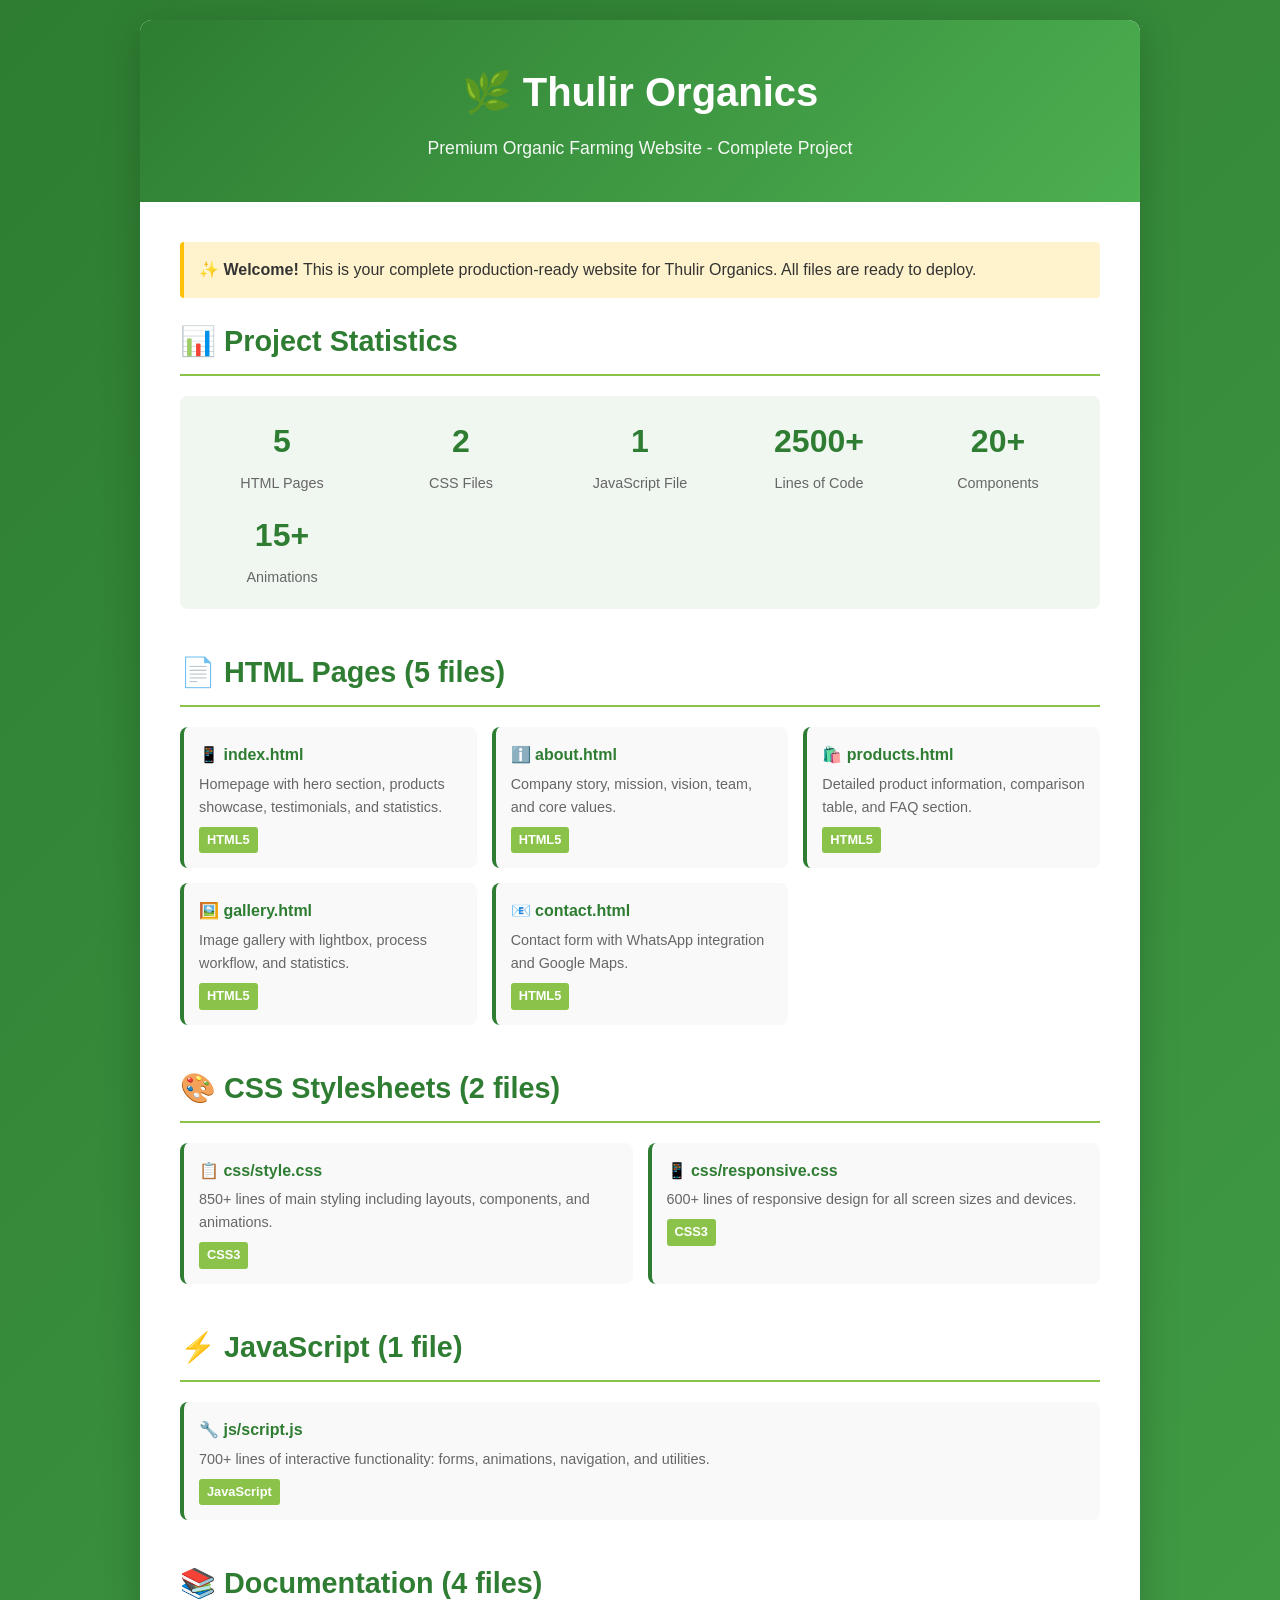
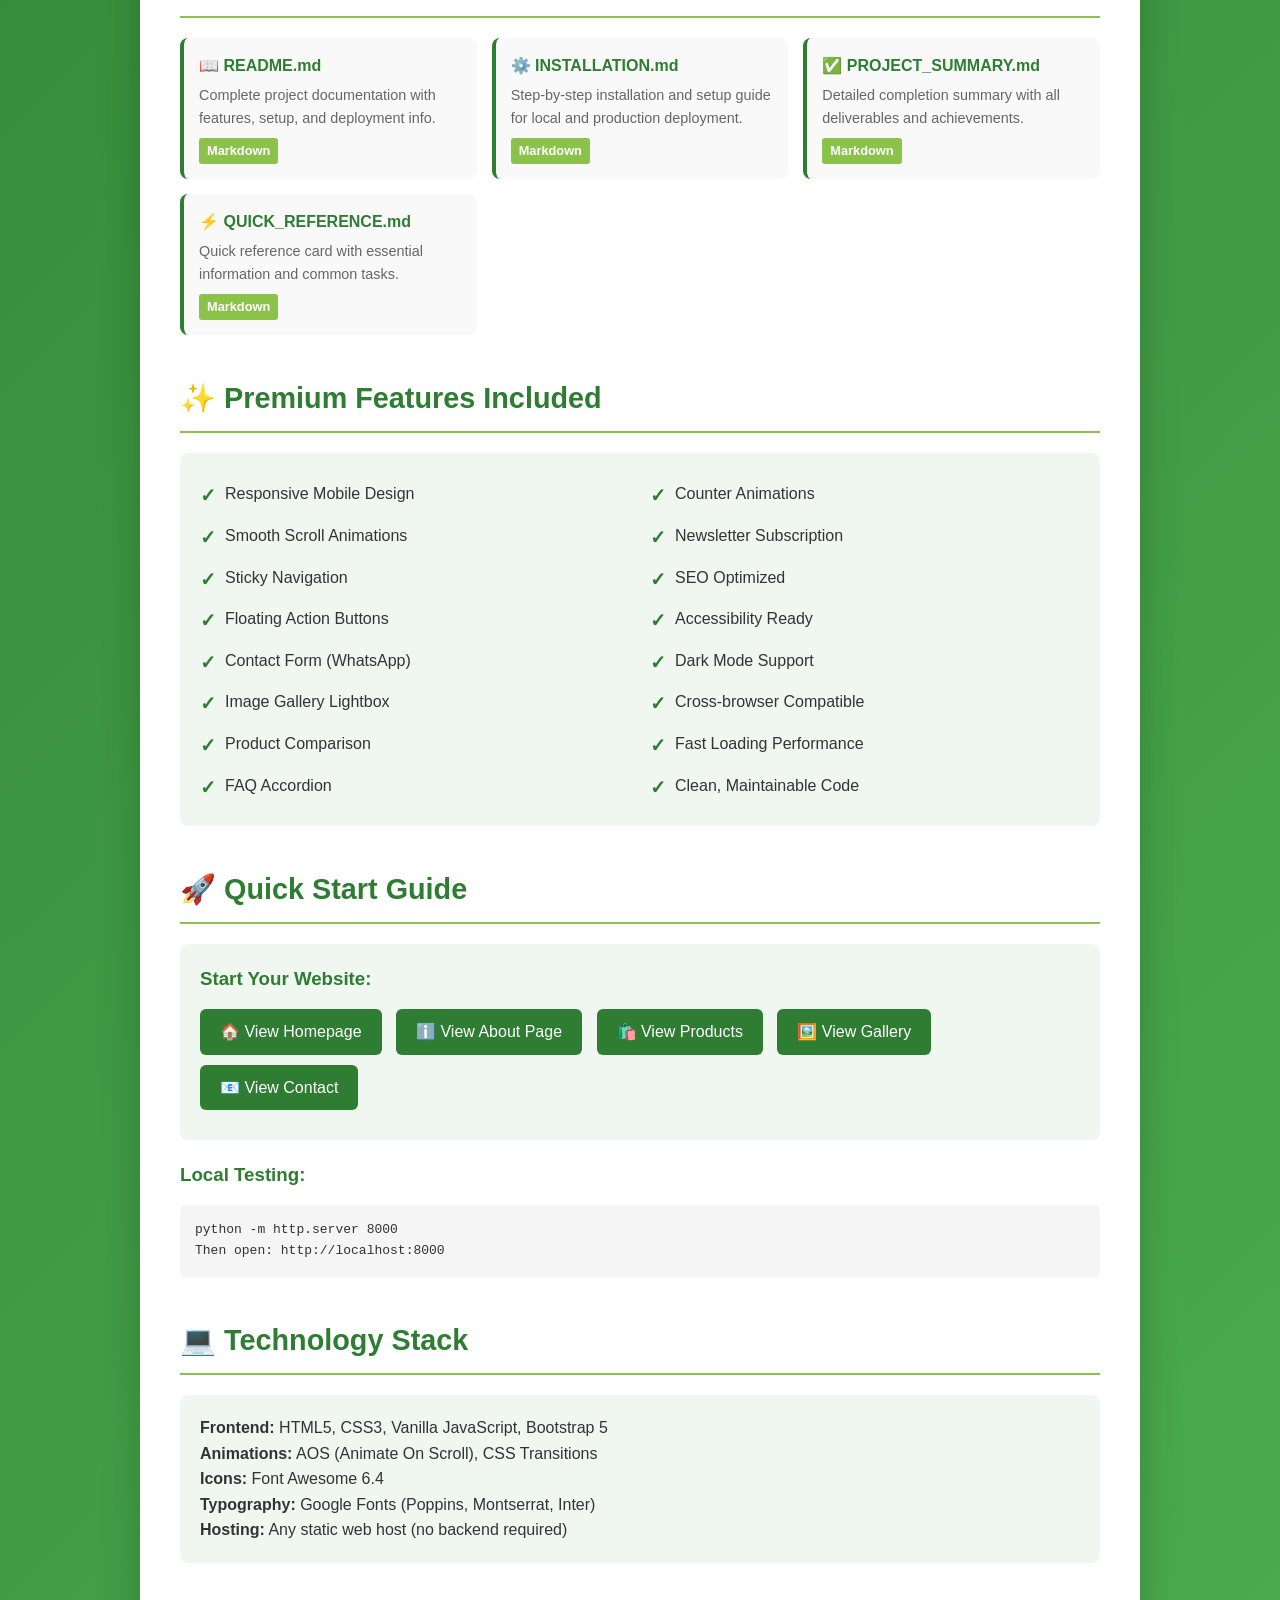
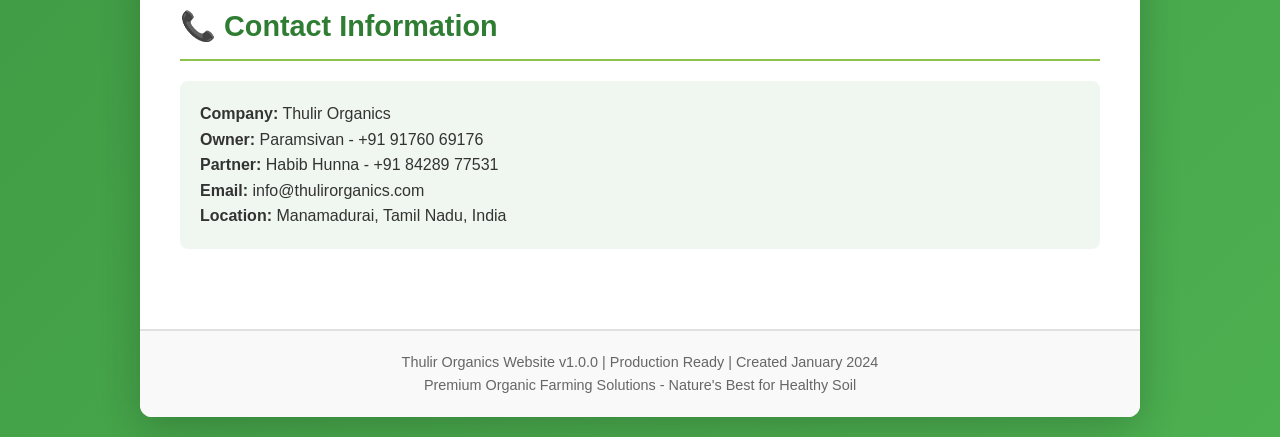
<file: FILES_INDEX.html>
<!DOCTYPE html>
<html lang="en">
<head>
    <meta charset="UTF-8">
    <meta name="viewport" content="width=device-width, initial-scale=1.0">
    <title>Thulir Organics - Website Files Index</title>
    <style>
        * {
            margin: 0;
            padding: 0;
            box-sizing: border-box;
        }
        
        body {
            font-family: 'Segoe UI', Tahoma, Geneva, Verdana, sans-serif;
            background: linear-gradient(135deg, #2E7D32 0%, #4CAF50 100%);
            color: #333;
            line-height: 1.6;
            min-height: 100vh;
            padding: 20px;
        }
        
        .container {
            max-width: 1000px;
            margin: 0 auto;
            background: white;
            border-radius: 12px;
            box-shadow: 0 10px 40px rgba(0, 0, 0, 0.2);
            overflow: hidden;
        }
        
        .header {
            background: linear-gradient(135deg, #2E7D32 0%, #4CAF50 100%);
            color: white;
            padding: 40px 30px;
            text-align: center;
        }
        
        .header h1 {
            font-size: 2.5rem;
            margin-bottom: 10px;
        }
        
        .header p {
            font-size: 1.1rem;
            opacity: 0.95;
        }
        
        .content {
            padding: 40px;
        }
        
        .section {
            margin-bottom: 40px;
        }
        
        .section h2 {
            color: #2E7D32;
            font-size: 1.8rem;
            margin-bottom: 20px;
            padding-bottom: 10px;
            border-bottom: 2px solid #8BC34A;
        }
        
        .file-grid {
            display: grid;
            grid-template-columns: repeat(auto-fit, minmax(250px, 1fr));
            gap: 15px;
            margin-bottom: 20px;
        }
        
        .file-card {
            background: #f9f9f9;
            border-left: 4px solid #2E7D32;
            padding: 15px;
            border-radius: 8px;
            transition: all 0.3s ease;
        }
        
        .file-card:hover {
            box-shadow: 0 5px 15px rgba(46, 125, 50, 0.2);
            transform: translateY(-2px);
        }
        
        .file-card h3 {
            color: #2E7D32;
            font-size: 1rem;
            margin-bottom: 5px;
        }
        
        .file-card p {
            color: #666;
            font-size: 0.9rem;
        }
        
        .file-type {
            display: inline-block;
            background: #8BC34A;
            color: white;
            padding: 3px 8px;
            border-radius: 3px;
            font-size: 0.8rem;
            margin-top: 8px;
            font-weight: bold;
        }
        
        .stats {
            background: #f0f7f0;
            border-radius: 8px;
            padding: 20px;
            margin-bottom: 20px;
        }
        
        .stats-grid {
            display: grid;
            grid-template-columns: repeat(auto-fit, minmax(150px, 1fr));
            gap: 15px;
        }
        
        .stat {
            text-align: center;
        }
        
        .stat-number {
            font-size: 2rem;
            font-weight: bold;
            color: #2E7D32;
        }
        
        .stat-label {
            color: #666;
            font-size: 0.9rem;
            margin-top: 5px;
        }
        
        .features {
            background: #f0f7f0;
            border-radius: 8px;
            padding: 20px;
            margin-bottom: 20px;
        }
        
        .features ul {
            list-style: none;
            columns: 2;
            gap: 20px;
        }
        
        .features li {
            padding: 8px 0;
            padding-left: 25px;
            position: relative;
        }
        
        .features li:before {
            content: "✓";
            position: absolute;
            left: 0;
            color: #2E7D32;
            font-weight: bold;
            font-size: 1.2rem;
        }
        
        .quick-links {
            background: #f0f7f0;
            border-radius: 8px;
            padding: 20px;
            margin-bottom: 20px;
        }
        
        .quick-links a {
            display: inline-block;
            background: #2E7D32;
            color: white;
            padding: 10px 20px;
            border-radius: 6px;
            text-decoration: none;
            margin-right: 10px;
            margin-bottom: 10px;
            transition: all 0.3s ease;
        }
        
        .quick-links a:hover {
            background: #4CAF50;
            transform: translateY(-2px);
            box-shadow: 0 5px 15px rgba(46, 125, 50, 0.3);
        }
        
        .footer {
            background: #f9f9f9;
            border-top: 2px solid #E0E0E0;
            padding: 20px;
            text-align: center;
            color: #666;
            font-size: 0.9rem;
        }
        
        .highlight {
            background: #fff3cd;
            border-left: 4px solid #ffc107;
            padding: 15px;
            border-radius: 4px;
            margin-bottom: 20px;
        }
        
        @media (max-width: 768px) {
            .header h1 {
                font-size: 1.8rem;
            }
            
            .features ul {
                columns: 1;
            }
        }
    </style>
</head>
<body>
    <div class="container">
        <div class="header">
            <h1>🌿 Thulir Organics</h1>
            <p>Premium Organic Farming Website - Complete Project</p>
        </div>
        
        <div class="content">
            <!-- Welcome Section -->
            <div class="highlight">
                <strong>✨ Welcome!</strong> This is your complete production-ready website for Thulir Organics. All files are ready to deploy.
            </div>
            
            <!-- Statistics -->
            <div class="section">
                <h2>📊 Project Statistics</h2>
                <div class="stats">
                    <div class="stats-grid">
                        <div class="stat">
                            <div class="stat-number">5</div>
                            <div class="stat-label">HTML Pages</div>
                        </div>
                        <div class="stat">
                            <div class="stat-number">2</div>
                            <div class="stat-label">CSS Files</div>
                        </div>
                        <div class="stat">
                            <div class="stat-number">1</div>
                            <div class="stat-label">JavaScript File</div>
                        </div>
                        <div class="stat">
                            <div class="stat-number">2500+</div>
                            <div class="stat-label">Lines of Code</div>
                        </div>
                        <div class="stat">
                            <div class="stat-number">20+</div>
                            <div class="stat-label">Components</div>
                        </div>
                        <div class="stat">
                            <div class="stat-number">15+</div>
                            <div class="stat-label">Animations</div>
                        </div>
                    </div>
                </div>
            </div>
            
            <!-- HTML Pages -->
            <div class="section">
                <h2>📄 HTML Pages (5 files)</h2>
                <div class="file-grid">
                    <div class="file-card">
                        <h3>📱 index.html</h3>
                        <p>Homepage with hero section, products showcase, testimonials, and statistics.</p>
                        <span class="file-type">HTML5</span>
                    </div>
                    <div class="file-card">
                        <h3>ℹ️ about.html</h3>
                        <p>Company story, mission, vision, team, and core values.</p>
                        <span class="file-type">HTML5</span>
                    </div>
                    <div class="file-card">
                        <h3>🛍️ products.html</h3>
                        <p>Detailed product information, comparison table, and FAQ section.</p>
                        <span class="file-type">HTML5</span>
                    </div>
                    <div class="file-card">
                        <h3>🖼️ gallery.html</h3>
                        <p>Image gallery with lightbox, process workflow, and statistics.</p>
                        <span class="file-type">HTML5</span>
                    </div>
                    <div class="file-card">
                        <h3>📧 contact.html</h3>
                        <p>Contact form with WhatsApp integration and Google Maps.</p>
                        <span class="file-type">HTML5</span>
                    </div>
                </div>
            </div>
            
            <!-- CSS Files -->
            <div class="section">
                <h2>🎨 CSS Stylesheets (2 files)</h2>
                <div class="file-grid">
                    <div class="file-card">
                        <h3>📋 css/style.css</h3>
                        <p>850+ lines of main styling including layouts, components, and animations.</p>
                        <span class="file-type">CSS3</span>
                    </div>
                    <div class="file-card">
                        <h3>📱 css/responsive.css</h3>
                        <p>600+ lines of responsive design for all screen sizes and devices.</p>
                        <span class="file-type">CSS3</span>
                    </div>
                </div>
            </div>
            
            <!-- JavaScript -->
            <div class="section">
                <h2>⚡ JavaScript (1 file)</h2>
                <div class="file-grid">
                    <div class="file-card">
                        <h3>🔧 js/script.js</h3>
                        <p>700+ lines of interactive functionality: forms, animations, navigation, and utilities.</p>
                        <span class="file-type">JavaScript</span>
                    </div>
                </div>
            </div>
            
            <!-- Documentation -->
            <div class="section">
                <h2>📚 Documentation (4 files)</h2>
                <div class="file-grid">
                    <div class="file-card">
                        <h3>📖 README.md</h3>
                        <p>Complete project documentation with features, setup, and deployment info.</p>
                        <span class="file-type">Markdown</span>
                    </div>
                    <div class="file-card">
                        <h3>⚙️ INSTALLATION.md</h3>
                        <p>Step-by-step installation and setup guide for local and production deployment.</p>
                        <span class="file-type">Markdown</span>
                    </div>
                    <div class="file-card">
                        <h3>✅ PROJECT_SUMMARY.md</h3>
                        <p>Detailed completion summary with all deliverables and achievements.</p>
                        <span class="file-type">Markdown</span>
                    </div>
                    <div class="file-card">
                        <h3>⚡ QUICK_REFERENCE.md</h3>
                        <p>Quick reference card with essential information and common tasks.</p>
                        <span class="file-type">Markdown</span>
                    </div>
                </div>
            </div>
            
            <!-- Features -->
            <div class="section">
                <h2>✨ Premium Features Included</h2>
                <div class="features">
                    <ul>
                        <li>Responsive Mobile Design</li>
                        <li>Smooth Scroll Animations</li>
                        <li>Sticky Navigation</li>
                        <li>Floating Action Buttons</li>
                        <li>Contact Form (WhatsApp)</li>
                        <li>Image Gallery Lightbox</li>
                        <li>Product Comparison</li>
                        <li>FAQ Accordion</li>
                        <li>Counter Animations</li>
                        <li>Newsletter Subscription</li>
                        <li>SEO Optimized</li>
                        <li>Accessibility Ready</li>
                        <li>Dark Mode Support</li>
                        <li>Cross-browser Compatible</li>
                        <li>Fast Loading Performance</li>
                        <li>Clean, Maintainable Code</li>
                    </ul>
                </div>
            </div>
            
            <!-- Quick Start -->
            <div class="section">
                <h2>🚀 Quick Start Guide</h2>
                <div class="quick-links">
                    <h3 style="margin-bottom: 15px; color: #2E7D32;">Start Your Website:</h3>
                    <a href="index.html" target="_blank">🏠 View Homepage</a>
                    <a href="about.html" target="_blank">ℹ️ View About Page</a>
                    <a href="products.html" target="_blank">🛍️ View Products</a>
                    <a href="gallery.html" target="_blank">🖼️ View Gallery</a>
                    <a href="contact.html" target="_blank">📧 View Contact</a>
                </div>
                
                <h3 style="margin-top: 20px; margin-bottom: 15px; color: #2E7D32;">Local Testing:</h3>
                <div style="background: #f5f5f5; padding: 15px; border-radius: 6px; font-family: monospace;">
                    <p>python -m http.server 8000</p>
                    <p>Then open: http://localhost:8000</p>
                </div>
            </div>
            
            <!-- Technology -->
            <div class="section">
                <h2>💻 Technology Stack</h2>
                <div class="stats">
                    <p><strong>Frontend:</strong> HTML5, CSS3, Vanilla JavaScript, Bootstrap 5</p>
                    <p><strong>Animations:</strong> AOS (Animate On Scroll), CSS Transitions</p>
                    <p><strong>Icons:</strong> Font Awesome 6.4</p>
                    <p><strong>Typography:</strong> Google Fonts (Poppins, Montserrat, Inter)</p>
                    <p><strong>Hosting:</strong> Any static web host (no backend required)</p>
                </div>
            </div>
            
            <!-- Contact Info -->
            <div class="section">
                <h2>📞 Contact Information</h2>
                <div class="stats">
                    <p><strong>Company:</strong> Thulir Organics</p>
                    <p><strong>Owner:</strong> Paramsivan - +91 91760 69176</p>
                    <p><strong>Partner:</strong> Habib Hunna - +91 84289 77531</p>
                    <p><strong>Email:</strong> info@thulirorganics.com</p>
                    <p><strong>Location:</strong> Manamadurai, Tamil Nadu, India</p>
                </div>
            </div>
        </div>
        
        <div class="footer">
            <p>Thulir Organics Website v1.0.0 | Production Ready | Created January 2024</p>
            <p>Premium Organic Farming Solutions - Nature's Best for Healthy Soil</p>
        </div>
    </div>
</body>
</html>
</file>
